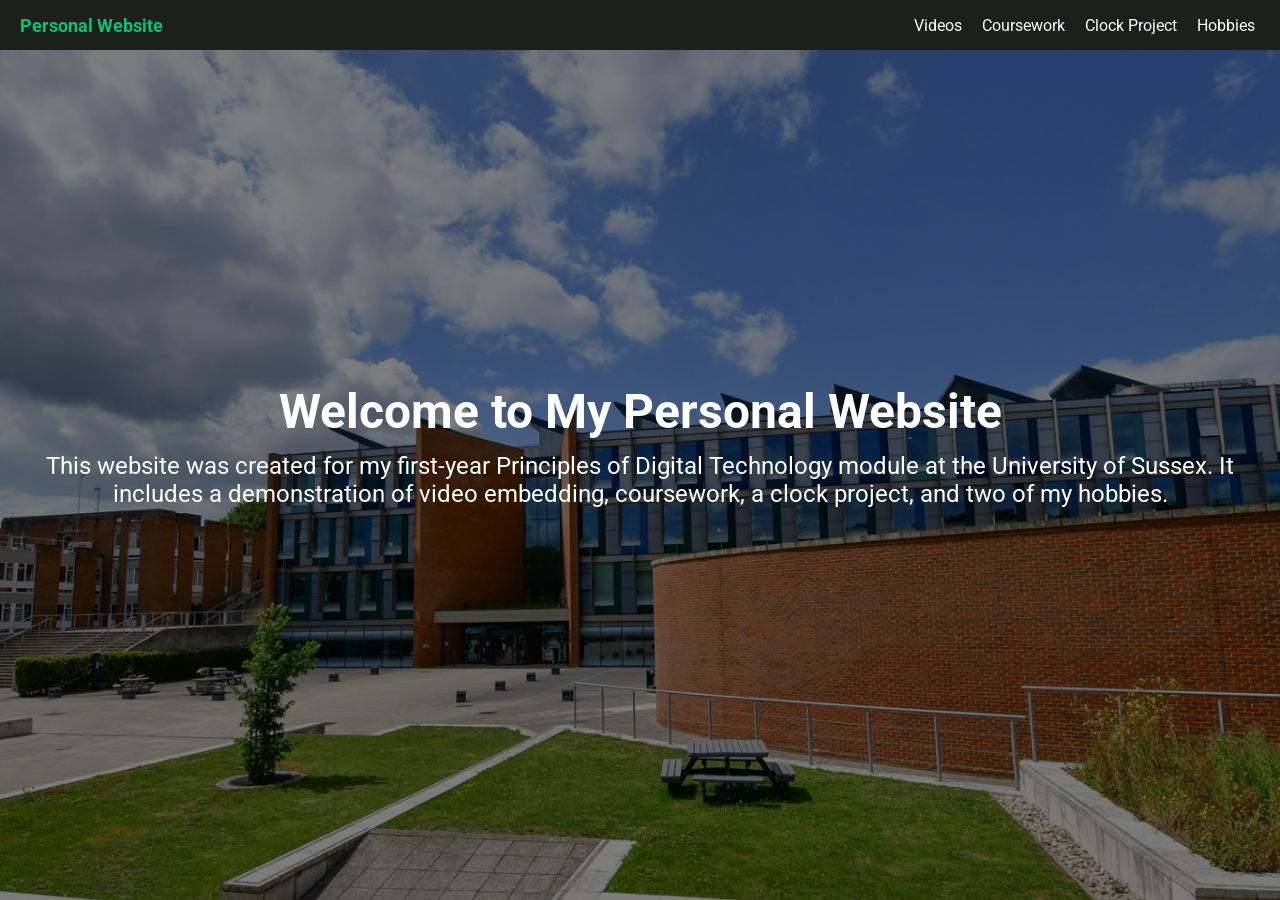
<file: index.html>
<!DOCTYPE html>
<html lang="en">
<head>
  <meta charset="UTF-8">
  <meta name="viewport" content="width=device-width, initial-scale=1.0">
  <link rel="stylesheet" href="styles/styles.css">
  <link rel="stylesheet" href="styles/index.css">
  <title>Personal Website</title>
</head>
<body>
  <header>
    <div id="website-name"><a href="index.html">Personal Website</a></div>
    <nav>
      <ul>
        <li><a href="videos.html">Videos</a></li>
        <li><a href="coursework.html">Coursework</a></li>
        <li><a href="clock.html">Clock Project</a></li>
        <li><a href="hobbies.html">Hobbies</a></li>
      </ul>
    </nav>
    <div id="hamburger-icon" onClick="toggleMobileMenu(this)">
      <div class="bar1"></div>
      <div class="bar2"></div>
      <div class="bar3"></div>
      <ul class="mobile-menu">
        <li><a href="videos.html">Videos</a></li>
        <li><a href="coursework.html">Coursework</a></li>
        <li><a href="clock.html">Clock Project</a></li>
        <li><a href="hobbies.html">Hobbies</a></li>
      </ul>
    </div>
  </header>

  <div class="container">
    <div class="overlay"></div>

    <img src="images/Uni Image 1.jpg" alt="University Image 1">
    <img src="images/Uni Image 2.jpg" alt="University Image 2">
    <img src="images/Uni Image 3.jpg" alt="University Image 3">

    <div class="text-content">
      <h1 class="heading">Welcome to My Personal Website</h1>
      <p class="description">This website was created for my first-year Principles of Digital Technology module at the University of Sussex. 
        It includes a demonstration of video embedding, coursework, a clock project, and two of my hobbies.
      </p>
    </div>
  </div>

  <script src="app.js" defer></script>
</body>
</html>
</file>
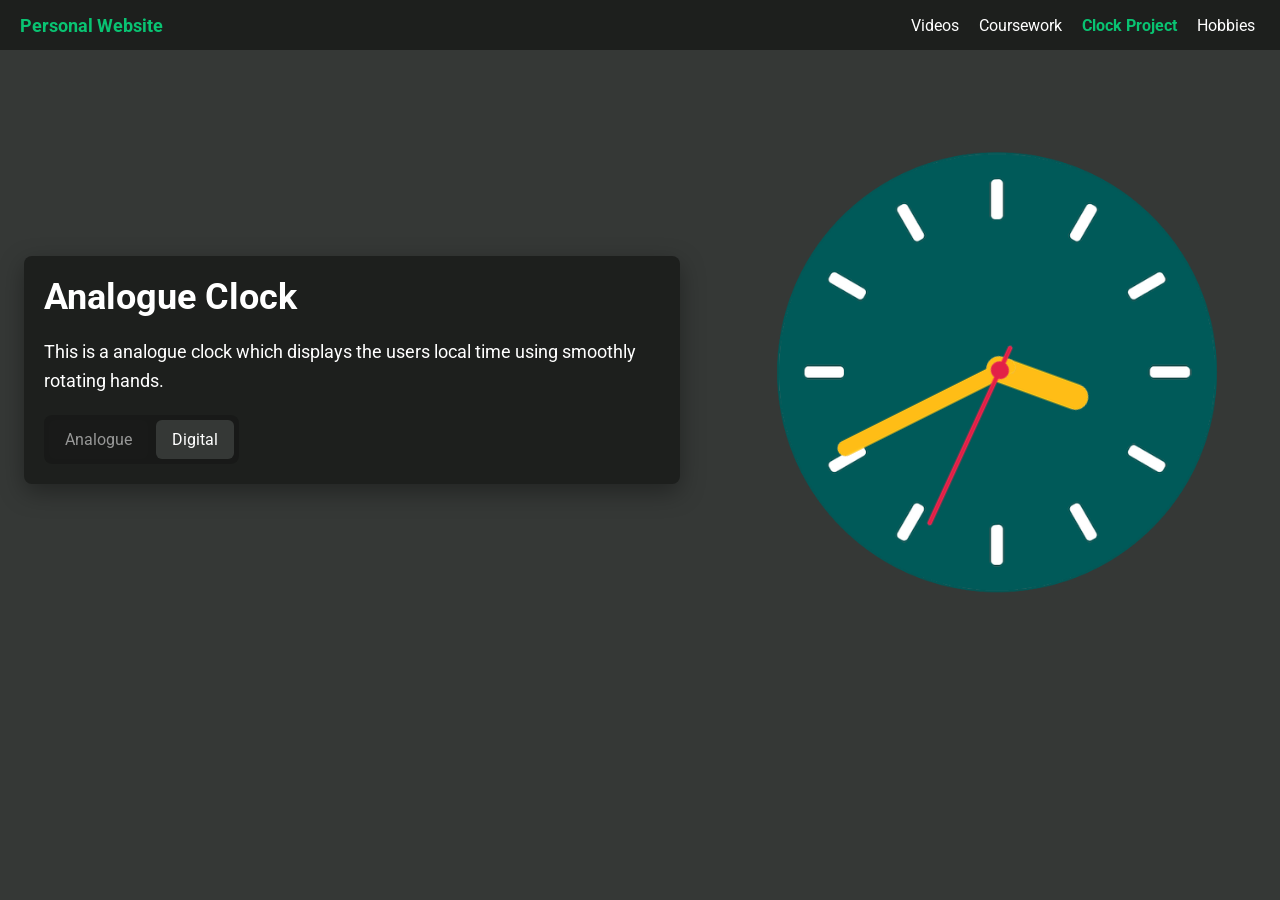
<file: clock.html>
<!DOCTYPE html>
<html lang="en">
<head>
  <meta charset="UTF-8">
  <meta name="viewport" content="width=device-width, initial-scale=1.0">
  <link rel="stylesheet" href="styles/styles.css">
  <link rel="stylesheet" href="styles/clock.css">
  <title>Personal Website</title>
</head>
<body>
  <header>
    <div id="website-name"><a href="index.html">Personal Website</a></div>
    <nav>
      <ul>
        <li><a href="videos.html">Videos</a></li>
        <li><a href="coursework.html">Coursework</a></li>
        <li class="current-page"><a href="#">Clock Project</a></li>
        <li><a href="hobbies.html">Hobbies</a></li>
      </ul>
    </nav>
    <div id="hamburger-icon" onClick="toggleMobileMenu(this)">
      <div class="bar1"></div>
      <div class="bar2"></div>
      <div class="bar3"></div>
      <ul class="mobile-menu">
        <li><a href="videos.html">Videos</a></li>
        <li><a href="coursework.html">Coursework</a></li>
        <li class="current-page"><a href="#">Clock Project</a></li>
        <li><a href="hobbies.html">Hobbies</a></li>
      </ul>
    </div>
  </header>
  <main class="clock-project">
    <section class="box">
      <h2 id="analogue-title">Analogue Clock</h2>
      <h2 id="digital-title" hidden>Digital Clock</h2>
      <p id="analogue-description">This is a analogue clock which displays the users local time using smoothly rotating hands.</p>
      <p id="digital-description" hidden>This is a digital clock which displays the users local time.</p>
      <div class="clock-modes">
        <button id="analogue-mode" disabled>Analogue</button>
        <button id="digital-mode">Digital</button>
      </div>
    </section>

    <div id="clock">
      <div id="hour"></div>
      <div id="min"></div>
      <div id="sec"></div>
      <time id="digital-time" hidden></time>
    </div>
  </main>

  <script src="app.js"></script>
  <script src="clockScript.js"></script>
</body>
</html>
</file>
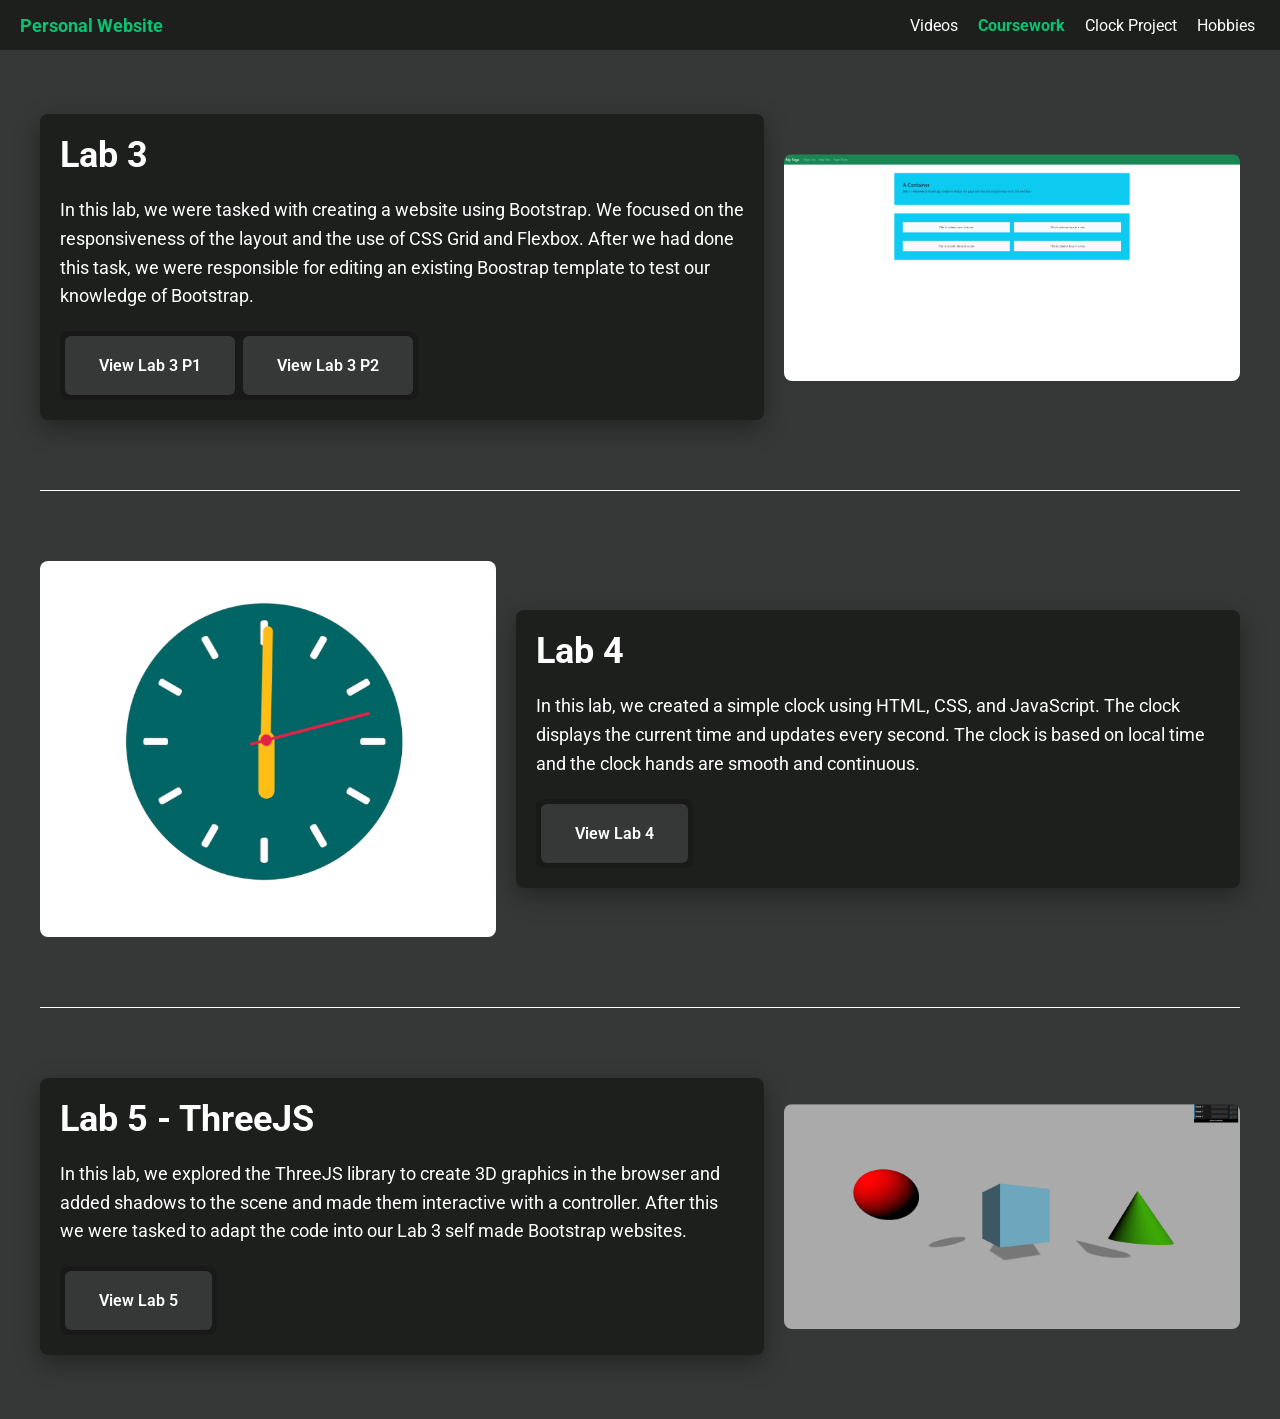
<file: coursework.html>
<!DOCTYPE html>
<html lang="en">
<head>
  <meta charset="UTF-8">
  <meta name="viewport" content="width=device-width, initial-scale=1.0">
  <link rel="stylesheet" href="styles/styles.css">
  <link rel="stylesheet" href="styles/coursework.css">
  <title>Personal Website</title>
</head>
<body>
  <header>
    <div id="website-name"><a href="index.html">Personal Website</a></div>
    <nav>
      <ul>
        <li><a href="videos.html">Videos</a></li>
        <li class="current-page"><a href="#">Coursework</a></li>
        <li><a href="clock.html">Clock Project</a></li>
        <li><a href="hobbies.html">Hobbies</a></li>
      </ul>
    </nav>
    <div id="hamburger-icon" onClick="toggleMobileMenu(this)">
      <div class="bar1"></div>
      <div class="bar2"></div>
      <div class="bar3"></div>
      <ul class="mobile-menu">
        <li><a href="videos.html">Videos</a></li>
        <li class="current-page"><a href="#">Coursework</a></li>
        <li><a href="clock.html">Clock Project</a></li>
        <li><a href="hobbies.html">Hobbies</a></li>
      </ul>
    </div>
  </header>
  <div class="coursework">
    <div class="coursework-item">
      <section class="box">
        <h2>Lab 3</h2>
        <p>In this lab, we were tasked with creating a website using Bootstrap. We focused on the responsiveness of the layout and the use of CSS Grid and Flexbox. 
          After we had done this task, we were responsible for editing an existing Boostrap template to test our knowledge of Bootstrap.
        </p>
        <div class="coursework-links">
          <button><a href="coursework/Lab 3/P1/index.html" target="_blank">View Lab 3 P1</a></button>
          <button><a href="coursework/Lab 3/challenge/startbootstrap-freelancer-gh-pages/index.html" target="_blank">View Lab 3 P2</a></button>
        </div>
      </section>
      <div class="coursework-image">
        <img src="images/Lab 3.png" alt="Lab 3 P1 Website Screenshot">
      </div>
    </div>

    <div class="horizontal-line"></div>

    <div class="coursework-item">
      <div class="coursework-image">
        <img src="images/Lab 4.png" alt="Lab 4 Website Screenshot">
      </div>
      <section class="box">
        <h2>Lab 4</h2>
        <p>In this lab, we created a simple clock using HTML, CSS, and JavaScript. The clock displays the current time and updates every second.
          The clock is based on local time and the clock hands are smooth and continuous.
        </p>
        <div class="coursework-links">
          <button><a href="coursework/Lab 4/myClock.html" target="_blank">View Lab 4</a></button>
        </div>
      </section>
    </div>

    <div class="horizontal-line"></div>

    <div class="coursework-item">
      <section class="box">
        <h2>Lab 5 - ThreeJS</h2>
        <p>In this lab, we explored the ThreeJS library to create 3D graphics in the browser and added shadows to the scene and made them interactive with a controller.
          After this we were tasked to adapt the code into our Lab 3 self made Bootstrap websites.
        </p>
        <div class="coursework-links">
          <button><a href="coursework/Lab 5/index.html" target="_blank">View Lab 5</a></button>
        </div>
      </section>
      <div class="coursework-image">
        <img src="images/Lab 5.png" alt="Lab 5 Website Screenshot">
      </div>
    </div>
  </main>
  <script src="app.js" defer></script>
</body>
</html>
</file>
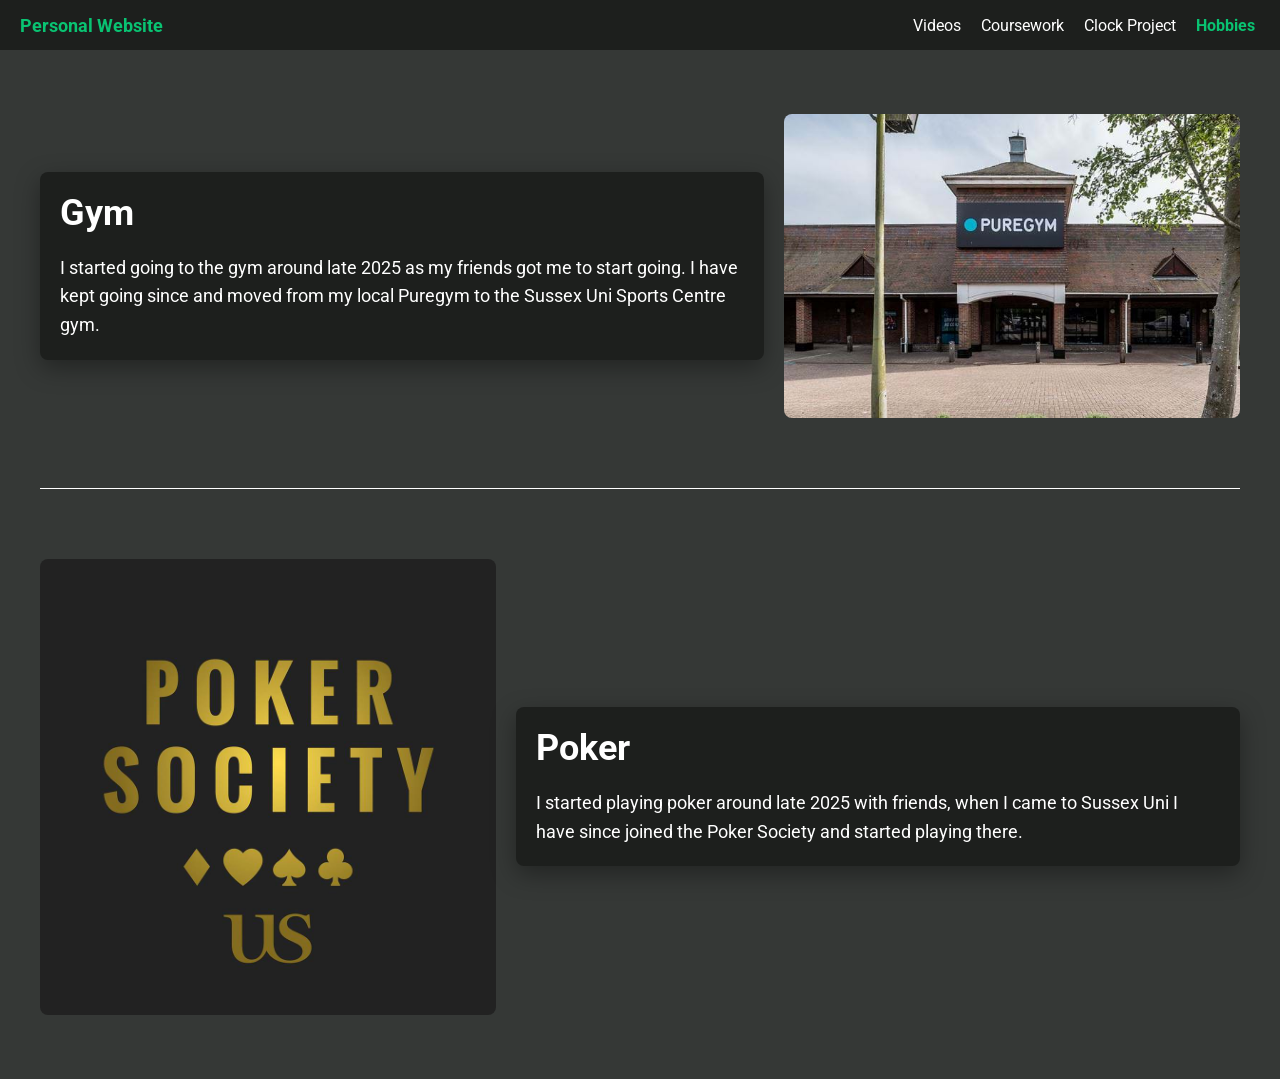
<file: hobbies.html>
<!DOCTYPE html>
<html lang="en">
<head>
  <meta charset="UTF-8">
  <meta name="viewport" content="width=device-width, initial-scale=1.0">
  <link rel="stylesheet" href="styles/styles.css">
  <link rel="stylesheet" href="styles/hobbies.css">
  <title>Personal Website</title>
</head>
<body>
  <header>
    <div id="website-name"><a href="index.html">Personal Website</a></div>
    <nav>
      <ul>
        <li><a href="videos.html">Videos</a></li>
        <li><a href="coursework.html">Coursework</a></li>
        <li><a href="clock.html">Clock Project</a></li>
        <li class="current-page"><a href="#">Hobbies</a></li>
      </ul>
    </nav>
    <div id="hamburger-icon" onClick="toggleMobileMenu(this)">
      <div class="bar1"></div>
      <div class="bar2"></div>
      <div class="bar3"></div>
      <ul class="mobile-menu">
        <li><a href="videos.html">Videos</a></li>
        <li><a href="coursework.html">Coursework</a></li>
        <li><a href="clock.html">Clock Project</a></li>
        <li class="current-page"><a href="#">Hobbies</a></li>
      </ul>
    </div>
  </header>

  <div class="hobbies">
    <div class="hobbie">
      <section class="box">
        <h2>Gym</h2>
        <p>I started going to the gym around late 2025 as my friends got me to start going. I have kept going since and moved from my local Puregym to the Sussex Uni Sports Centre gym.</p>
      </section>
      <div class="hobbie-img">
        <img src="images/Gym Image.jpg">
      </div>
    </div>

    <div class="horizontal-line"></div>

    <div class="hobbie">
      <div class="hobbie-img">
        <img src="images/Poker Image.jpg">
      </div>
      <section class="box">
        <h2>Poker</h2>
        <p>I started playing poker around late 2025 with friends, when I came to Sussex Uni I have since joined the Poker Society and started playing there.</p>
      </section>
    </div>
  </div>
  <script src="app.js" defer></script>
</body>
</html>
</file>
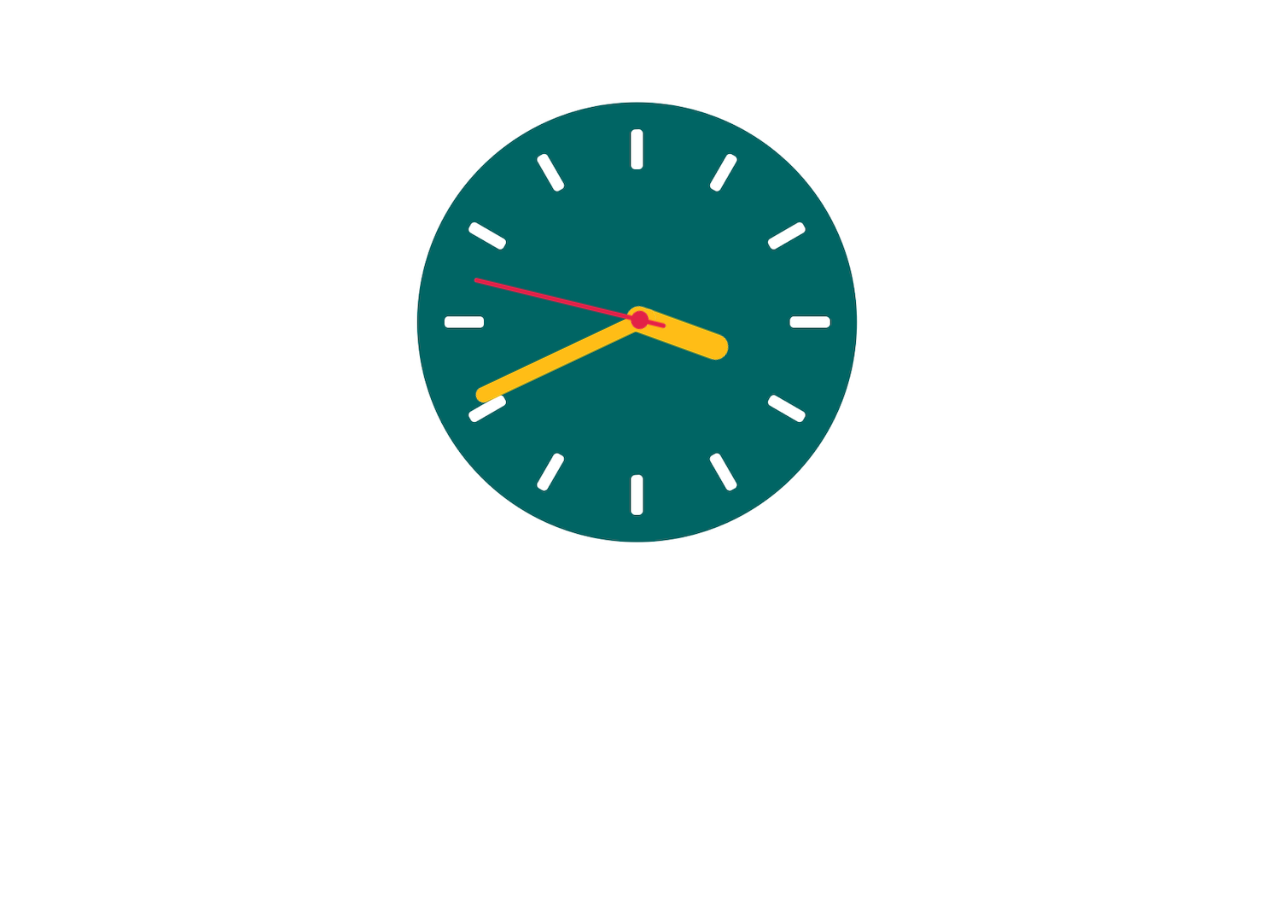
<file: coursework/Lab 4/myClock.html>
<!DOCTYPE html>
<html lang="en">
    <head>
        <meta charset=“utf-8”>
        <link rel="stylesheet" href="style.css">
        <script type="text/javascript" src="myScript.js" defer></script>
        <title>My CSS/JS Clock</title>
    </head>
    <body>
        <div id="clock">
            <div id="hour"></div>
            <div id="min"></div>
            <div id="sec"></div>
        </div>
    </body>
</html>
</file>
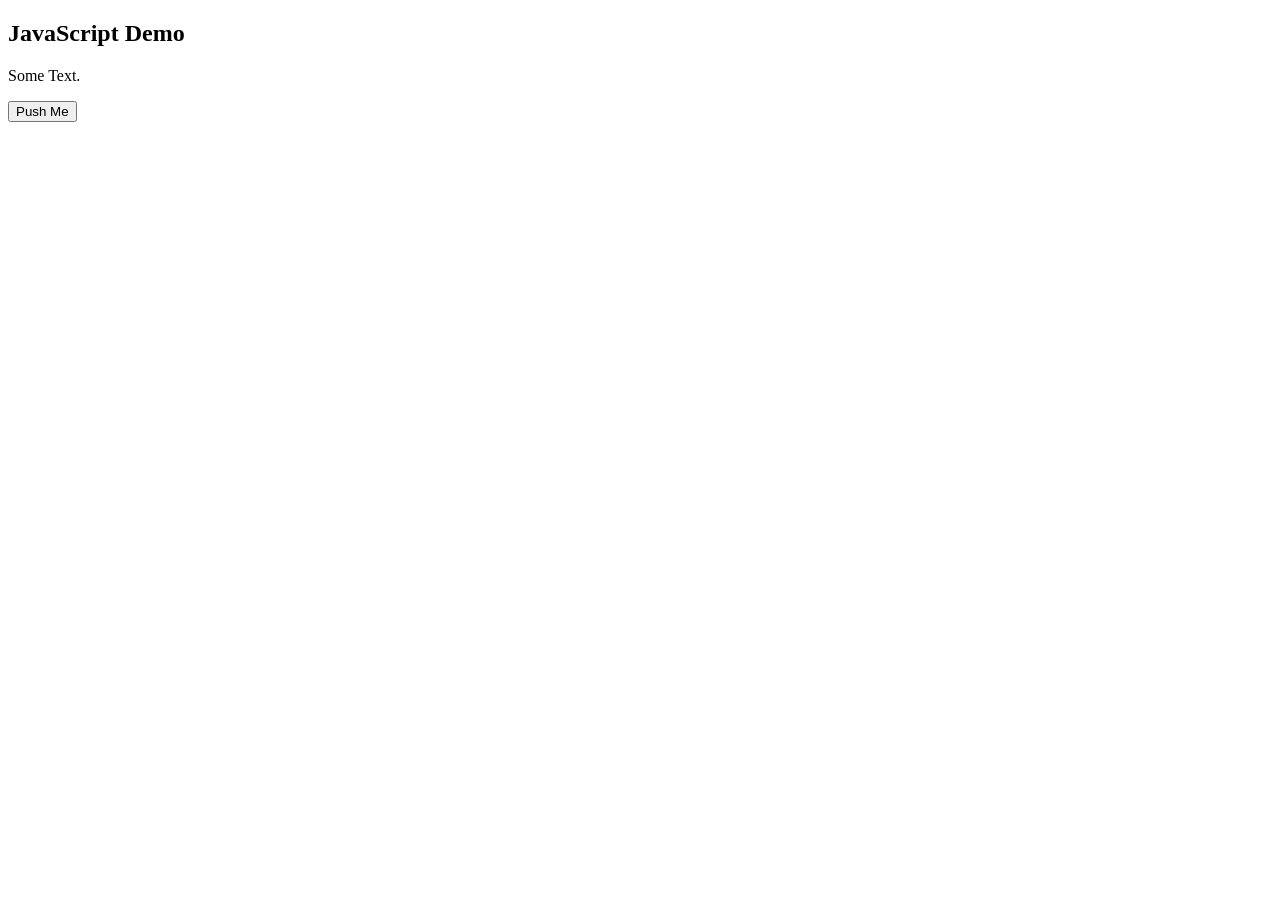
<file: coursework/Lab 3/P1/JavaScriptDemo2.html>
﻿
<!DOCTYPE html>
    <html lang = "en">

    <head>
        <meta charset="utf-8" />
    
        <script src="myScript.js"></script>

        <title>My JavaScript Demo</title>
    </head>

    <body>

        <h2> JavaScript Demo</h2>

        <p id="demo">Some Text.</p>

        <button type="button" onclick="myFunction()">Push Me</button>

    </body>
</html>
</file>
<file: styles/styles.css>
@import url('https://fonts.googleapis.com/css2?family=Roboto:ital,wght@0,100..900;1,100..900&display=swap');

/* Navbar CSS */
* {
  padding: 0;
  margin: 0;
  box-sizing: border-box;
}

body {
  background-color: #353836;
  color: white;
  font-family: "Roboto", sans-serif;
}

header a {
  text-decoration: none;
}

header {
  position: relative;
  z-index: 100;
  padding: 0 20px;
  background-color: #1d1f1d;
  height: 50px;
  display: flex;
  justify-content: space-between;
}

#website-name {
  font-weight: bold;
  font-size: 18px;
  display: flex;
  align-items: center;
  justify-content: space-around;
}

#website-name a {
  color: #09c372;
}

ul {
  list-style: none;
  height: 100%;
  display: flex;
  align-items: center;
  justify-content: space-around;
}

ul a {
  color: white;
}

ul a:hover {
  color: #09c372;
  transition: color 0.2s ease;
}

.current-page a {
  color: #09c372;
  font-weight: bold;
}

ul li {
  padding: 5px;
  margin-left: 10px;
}
ul li:hover {
  transform: scale(1.1);
  transition: 0.3s;
}

/* Mobile CSS */
#hamburger-icon {
  margin: auto 0;
  display: none;
  cursor: pointer;
}

#hamburger-icon div {
  width: 35px;
  height: 3px;
  background-color: white;
  margin: 6px 0;
  transition: 0.4s;
}

.open .bar1 {
  transform: rotate(-45deg) translate(-6px, 6px);
}

.open .bar2 {
  opacity: 0;
}

.open .bar3 {
  transform: rotate(45deg) translate(-6px, -8px);
}

.open .mobile-menu {
  display: flex;
  flex-direction: column;
  align-items: center;
  justify-content: flex-start;
}

.mobile-menu {
  display: none;
  position: absolute;
  top: 50px;
  left: 0;
  height: auto;
  width: 100%;
  background-color: #1d1f1d;
  border-bottom: 2cm;
  border-radius: 0 0 8px 8px;
}

/* Media Queries */
@media only screen and (max-width: 600px) {
  header nav {
    display: none;
  }

  #hamburger-icon {
    display: block;
  }
}
</file>
<file: styles/index.css>
/* Basic Styles */
.container {
  height: calc(100vh - 50px);
  height: calc(100dvh - 50px);
  width: 100%;
  position: relative;
  display: flex;
  justify-content: center;
  align-items: center;
}

.text-content {
  position: relative;
  z-index: 2;
  display: flex;
  flex-direction: column;
  align-items: center;
  text-align: center;
  transform: translateY(-30px);
}

.overlay {
  background-color: rgba(0, 0, 0, 0.5);
  height: 100%;
  width: 100%;
  position: absolute;
  top: 0;
  left: 0;
  z-index: 1;
}

.heading {
  font-size: 48px;
  color: white;
  position: relative;
  margin: 0 0 12px;
}

.description {
  font-size: 24px;
  color: white;
  position: relative;
}

/* Image Styles */
img {
  width: 100%;
  height: 100%;
  object-fit: cover;
  position: absolute;
  top: 0;
  left: 0;
  animation: fade 9s ease-in-out infinite;
}

img:nth-of-type(1) {
  animation-delay: 0s;
}

img:nth-of-type(2) {
  animation-delay: 3s;
}

img:nth-of-type(3) {
  animation-delay: 6s;
}

/* Fade Animation */
@keyframes fade {
  0% {
    opacity: 1;
  }
  33% {
    opacity: 0;
  }
  66% {
    opacity: 0;
  }
  100% {
    opacity: 1;
  }
}

/* Media Queries */
@media only screen and (min-width: 601px) {
  body {
    overflow: hidden;
  }
}

@media only screen and (max-width: 600px) {
  .heading {
    font-size: 24px;
  }

  .description {
    font-size: 16px;
  }
}
</file>
<file: styles/clock.css>
@import url('https://fonts.googleapis.com/css2?family=Roboto:ital,wght@0,100..900;1,100..900&display=swap');

/* Clock CSS */
.clock-project {
  display: flex;
  align-items: center;
  justify-content: center;
  gap: clamp(24px, 5vw, 64px);
  width: min(1360px, calc(100% - 48px));
  margin: 64px auto;
}

#clock, #hour, #min, #sec {
  background-repeat: no-repeat;
  background-size: contain;
  background-position: center;
}

#clock {
  position: relative;
  flex: 0 1 512px;
  width: min(512px, 40vw);
  aspect-ratio: 1;
  margin: 0;
  background-image: url(../images/clockface.png);
  overflow: hidden;
}

#hour, #min, #sec {
  position: absolute;
  top: 0;
  left: 0;
  width: 100%;
  height: 100%;
  pointer-events: none;
}

#min {
  background-image: url(../images/minhand.png);
}

#hour {
  background-image: url(../images/hourhand.png);
}

#sec {
  background-image: url(../images/sechand.png);
}

#clock.is-digital {
  display: grid;
  place-items: center;
  background-image: none;
}

#clock.is-digital #hour, #clock.is-digital #min, #clock.is-digital #sec {
  display: none;
}

#digital-time {
  font-size: clamp(2.5rem, 6vw, 5rem);
}

.clock-modes {
  display: inline-flex;
  gap: 8px;
  margin-top: 20px;
  padding: 5px;
  border-radius: 8px;
  background: #0000002e;
}

.clock-modes button {
  border: 0;
  border-radius: 6px;
  padding: 10px 16px;
  color: white;
  background: #353836;
  font-family: "Roboto", sans-serif;
  font-size: 16px;
  cursor: pointer;
  transition: background-color 0.2s ease, opacity 0.2s ease;
}

.clock-modes button:hover:not(:disabled) {
  background: #202322;
}

.clock-modes button:disabled {
  opacity: 0.55;
  background: #1d1f1d8c;
  cursor: default;
}

/* Box CSS */
.box {
  flex: 1 1 0;
  min-width: 0;
  max-width: 800px;
  width: auto;
  padding: 20px;
  background-color: #1d1f1d;
  border-radius: 8px;
  box-shadow: 0 8px 24px rgba(0, 0, 0, 0.35);
}

.box h2 {
  font-size: 36px;
  margin-bottom: 20px;
  font-weight: 700;
  font-family: "Roboto", sans-serif;
}

.box p {
  font-size: 18px;
  line-height: 1.6;
  font-family: "Roboto", sans-serif;
}

/* Media Queries */
@media (max-width: 900px) {
  .clock-project {
    flex-direction: column;
    width: min(512px, calc(100% - 32px));
    margin: 32px auto;
  }

  #clock {
    flex: none;
    width: min(512px, 100%);
  }

  .box {
    flex: none;
  }
}

@media (max-width: 600px) {
  .box {
    padding: 15px;
  }

  .box h2 {
    font-size: 28px;
  }

  .box p {
    font-size: 16px;
  }
}
</file>
<file: styles/coursework.css>
/* Box CSS */
.box {
  display: flex;
  flex-direction: column;
  min-width: 0;
  flex: 3 1 0;
  min-height: 0;
  max-height: 100%;
  height: auto;
  padding: 20px;
  border-radius: 8px;
  background-color: #1d1f1d;
  box-shadow: 0 8px 24px rgba(0, 0, 0, 0.35);
}

.box h2 {
  font-size: 36px;
  margin-bottom: 20px;
  font-weight: 700;
  font-family: "Roboto", sans-serif;
}

.box p {
  font-size: 18px;
  line-height: 1.6;
  font-family: "Roboto", sans-serif;
}

/* Coursework CSS*/
.coursework {
  display: flex;
  flex-direction: column;
  align-items: center;
  gap: 30px;
  width: min(1200px, calc(100% - 48px));
  margin: 64px auto;
}

.coursework-links {
  display: inline-flex;
  align-self: flex-start;
  gap: 8px;
  margin-top: 20px;
  padding: 5px;
  border-radius: 8px;
  background: rgba(0, 0, 0, 0.18);
}

.coursework-links button a {
  display: inline-block;
  padding: 10px 18px;
  color: #ffffff;
  text-decoration: none;
  font-weight: 600;
  font-family: "Roboto", sans-serif;
}

.coursework-links button {
  border: 0;
  border-radius: 6px;
  padding: 10px 16px;
  background: #353836;
  font-size: 16px;
}

.coursework-links button:hover {
  background: #202322;
  transition: background-color 0.2s ease, opacity 0.2s ease;
}

.coursework-item {
  display: flex;
  flex-direction: row;
  align-items: center;
  gap: 20px;
  width: 100%;
}

.coursework-image {
  flex: 2 1 0;
  min-width: 0;
}

.coursework-item img {
  display: block;
  width: 100%;
  max-width: 100%;
  height: auto;
  border-radius: 8px;
}

/* Horizontal Line */
.horizontal-line {
  width: 100%;
  height: 1px;
  background-color: #ffffff;
  margin: 40px 0;
}

/* Media Queries */
@media (max-width: 900px) {
  .coursework-item {
    flex-direction: column;
  }

  .coursework-image {
    flex: none;
  }

  .box {
    flex: none;
  }
}
</file>
<file: styles/hobbies.css>
/* Box CSS */
.box {
  display: flex;
  flex-direction: column;
  min-width: 0;
  flex: 3 1 0;
  min-height: 0;
  max-height: 100%;
  height: auto;
  padding: 20px;
  border-radius: 8px;
  background-color: #1d1f1d;
  box-shadow: 0 8px 24px rgba(0, 0, 0, 0.35);
}

.box h2 {
  font-size: 36px;
  margin-bottom: 20px;
  font-weight: 700;
  font-family: "Roboto", sans-serif;
}

.box p {
  font-size: 18px;
  line-height: 1.6;
  font-family: "Roboto", sans-serif;
}

/* Hobbies CSS */
.hobbies {
  display: flex;
  flex-direction: column;
  align-items: center;
  gap: 30px;
  width: min(1200px, calc(100% - 48px));
  margin: 64px auto;
}

.hobbie {
  display: flex;
  flex-direction: row;
  align-items: center;
  gap: 20px;
  width: 100%;
}

.hobbie-img {
  flex: 2 1 0;
  min-width: 0;
}

.hobbie img {
  display: block;
  width: 100%;
  max-width: 100%;
  height: auto;
  border-radius: 8px;
}


/* Horizontal Line */
.horizontal-line {
  width: 100%;
  height: 1px;
  background-color: #ffffff;
  margin: 40px 0;
}

/* Media Queries */
@media (max-width: 900px) {
  .hobbie {
    flex-direction: column;
  }

  .hobbie-img {
    flex: none;
  }

  .box {
    flex: none;
  }
}
</file>
<file: coursework/Lab 4/style.css>
#clock, #hour, #min, #sec {
  background-repeat: no-repeat;
  background-size: contain;
  background-position: center;
  width: 512px;
  height: 512px;
}

#clock {
  position: relative;
  margin: 64px auto 0 auto;
  background-image: url(clockface.png);
}

#hour, #min, #sec {
  position: absolute;
}

#min {
  background-image: url(minhand.png);
}

#hour {
  background-image: url(hourhand.png);
}

#sec {
  background-image: url(sechand.png);
}
</file>
